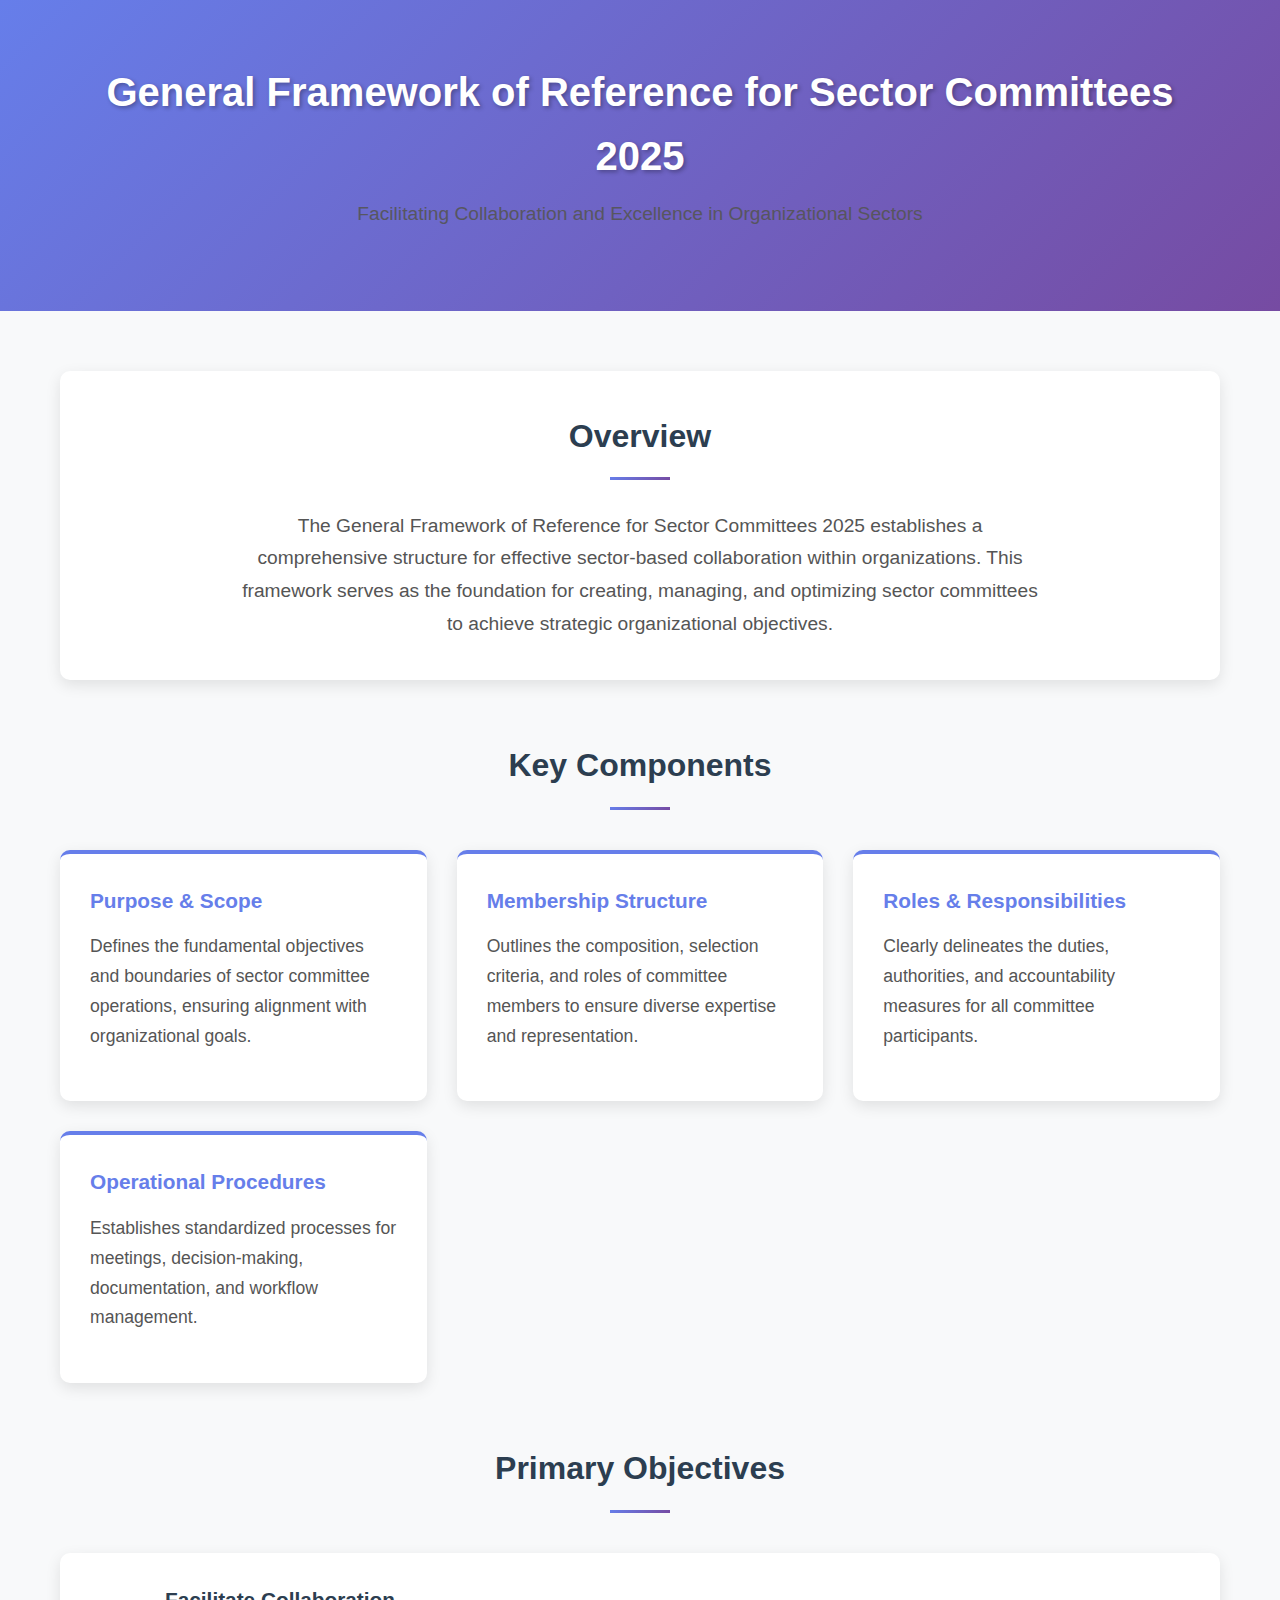
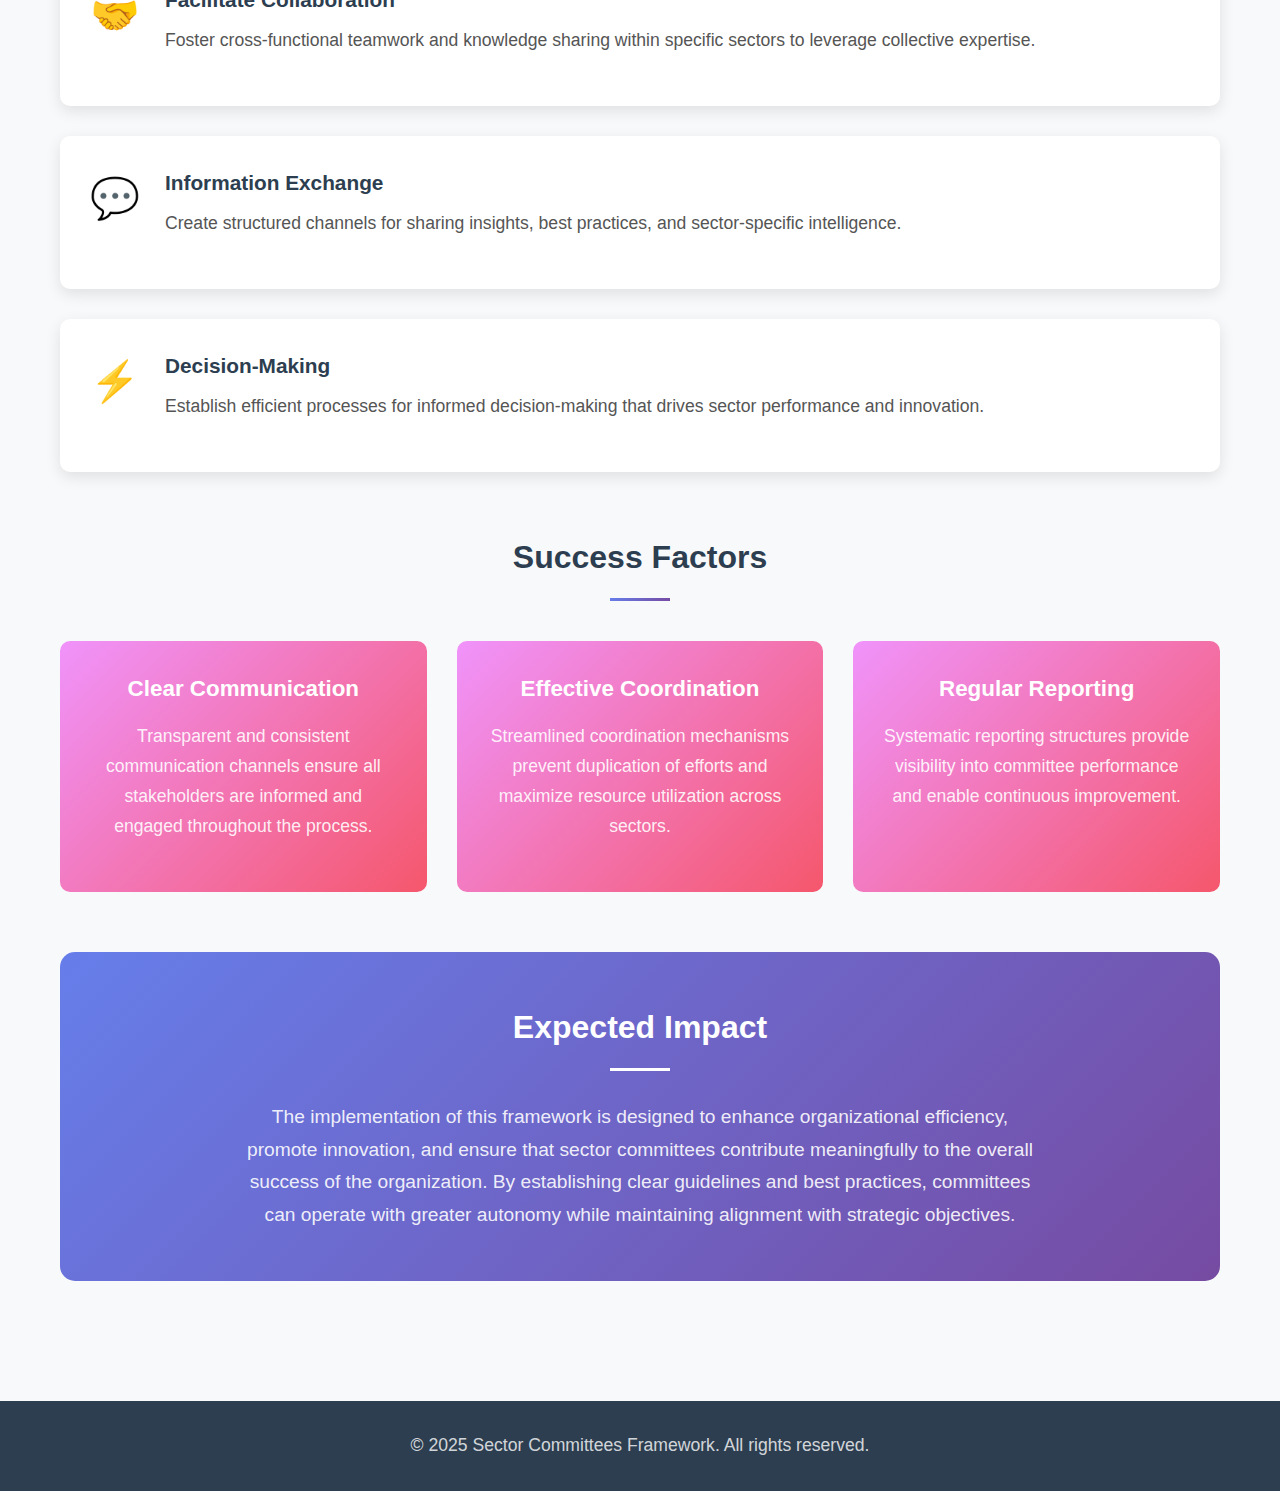
<file: home/ubuntu/sector-committees-website/index.html>
<!DOCTYPE html>
<html lang="en">
<head>
    <meta charset="UTF-8">
    <meta name="viewport" content="width=device-width, initial-scale=1.0">
    <title>Sector Committees Framework 2025</title>
    <link rel="stylesheet" href="styles.css">
</head>
<body>
    <header>
        <div class="container">
            <h1>General Framework of Reference for Sector Committees 2025</h1>
            <p class="subtitle">Facilitating Collaboration and Excellence in Organizational Sectors</p>
        </div>
    </header>

    <main>
        <div class="container">
            <section class="overview">
                <h2>Overview</h2>
                <p>The General Framework of Reference for Sector Committees 2025 establishes a comprehensive structure for effective sector-based collaboration within organizations. This framework serves as the foundation for creating, managing, and optimizing sector committees to achieve strategic organizational objectives.</p>
            </section>

            <section class="key-components">
                <h2>Key Components</h2>
                <div class="components-grid">
                    <div class="component-card">
                        <h3>Purpose & Scope</h3>
                        <p>Defines the fundamental objectives and boundaries of sector committee operations, ensuring alignment with organizational goals.</p>
                    </div>
                    <div class="component-card">
                        <h3>Membership Structure</h3>
                        <p>Outlines the composition, selection criteria, and roles of committee members to ensure diverse expertise and representation.</p>
                    </div>
                    <div class="component-card">
                        <h3>Roles & Responsibilities</h3>
                        <p>Clearly delineates the duties, authorities, and accountability measures for all committee participants.</p>
                    </div>
                    <div class="component-card">
                        <h3>Operational Procedures</h3>
                        <p>Establishes standardized processes for meetings, decision-making, documentation, and workflow management.</p>
                    </div>
                </div>
            </section>

            <section class="objectives">
                <h2>Primary Objectives</h2>
                <div class="objectives-list">
                    <div class="objective-item">
                        <div class="objective-icon">🤝</div>
                        <div class="objective-content">
                            <h3>Facilitate Collaboration</h3>
                            <p>Foster cross-functional teamwork and knowledge sharing within specific sectors to leverage collective expertise.</p>
                        </div>
                    </div>
                    <div class="objective-item">
                        <div class="objective-icon">💬</div>
                        <div class="objective-content">
                            <h3>Information Exchange</h3>
                            <p>Create structured channels for sharing insights, best practices, and sector-specific intelligence.</p>
                        </div>
                    </div>
                    <div class="objective-item">
                        <div class="objective-icon">⚡</div>
                        <div class="objective-content">
                            <h3>Decision-Making</h3>
                            <p>Establish efficient processes for informed decision-making that drives sector performance and innovation.</p>
                        </div>
                    </div>
                </div>
            </section>

            <section class="success-factors">
                <h2>Success Factors</h2>
                <div class="factors-container">
                    <div class="factor">
                        <h3>Clear Communication</h3>
                        <p>Transparent and consistent communication channels ensure all stakeholders are informed and engaged throughout the process.</p>
                    </div>
                    <div class="factor">
                        <h3>Effective Coordination</h3>
                        <p>Streamlined coordination mechanisms prevent duplication of efforts and maximize resource utilization across sectors.</p>
                    </div>
                    <div class="factor">
                        <h3>Regular Reporting</h3>
                        <p>Systematic reporting structures provide visibility into committee performance and enable continuous improvement.</p>
                    </div>
                </div>
            </section>

            <section class="impact">
                <h2>Expected Impact</h2>
                <p>The implementation of this framework is designed to enhance organizational efficiency, promote innovation, and ensure that sector committees contribute meaningfully to the overall success of the organization. By establishing clear guidelines and best practices, committees can operate with greater autonomy while maintaining alignment with strategic objectives.</p>
            </section>
        </div>
    </main>

    <footer>
        <div class="container">
            <p>&copy; 2025 Sector Committees Framework. All rights reserved.</p>
        </div>
    </footer>
</body>
</html>
</file>
<file: home/ubuntu/sector-committees-website/styles.css>
/* Reset and base styles */
* {
    margin: 0;
    padding: 0;
    box-sizing: border-box;
}

body {
    font-family: 'Segoe UI', Tahoma, Geneva, Verdana, sans-serif;
    line-height: 1.6;
    color: #333;
    background-color: #f8f9fa;
}

.container {
    max-width: 1200px;
    margin: 0 auto;
    padding: 0 20px;
}

/* Header styles */
header {
    background: linear-gradient(135deg, #667eea 0%, #764ba2 100%);
    color: white;
    padding: 60px 0;
    text-align: center;
}

header h1 {
    font-size: 2.5rem;
    font-weight: 700;
    margin-bottom: 10px;
    text-shadow: 2px 2px 4px rgba(0,0,0,0.3);
}

.subtitle {
    font-size: 1.2rem;
    opacity: 0.9;
    font-weight: 300;
}

/* Main content styles */
main {
    padding: 60px 0;
}

section {
    margin-bottom: 60px;
}

h2 {
    font-size: 2rem;
    color: #2c3e50;
    margin-bottom: 30px;
    text-align: center;
    position: relative;
}

h2::after {
    content: '';
    display: block;
    width: 60px;
    height: 3px;
    background: linear-gradient(135deg, #667eea 0%, #764ba2 100%);
    margin: 15px auto;
}

h3 {
    font-size: 1.3rem;
    color: #34495e;
    margin-bottom: 15px;
}

p {
    font-size: 1.1rem;
    line-height: 1.7;
    color: #555;
    margin-bottom: 20px;
}

/* Overview section */
.overview {
    background: white;
    padding: 40px;
    border-radius: 10px;
    box-shadow: 0 5px 15px rgba(0,0,0,0.1);
    text-align: center;
}

.overview p {
    font-size: 1.2rem;
    max-width: 800px;
    margin: 0 auto;
}

/* Components grid */
.components-grid {
    display: grid;
    grid-template-columns: repeat(auto-fit, minmax(280px, 1fr));
    gap: 30px;
    margin-top: 40px;
}

.component-card {
    background: white;
    padding: 30px;
    border-radius: 10px;
    box-shadow: 0 5px 15px rgba(0,0,0,0.1);
    transition: transform 0.3s ease, box-shadow 0.3s ease;
    border-top: 4px solid #667eea;
}

.component-card:hover {
    transform: translateY(-5px);
    box-shadow: 0 10px 25px rgba(0,0,0,0.15);
}

.component-card h3 {
    color: #667eea;
    margin-bottom: 15px;
}

/* Objectives section */
.objectives-list {
    display: flex;
    flex-direction: column;
    gap: 30px;
    margin-top: 40px;
}

.objective-item {
    display: flex;
    align-items: flex-start;
    background: white;
    padding: 30px;
    border-radius: 10px;
    box-shadow: 0 5px 15px rgba(0,0,0,0.1);
    transition: transform 0.3s ease;
}

.objective-item:hover {
    transform: translateX(10px);
}

.objective-icon {
    font-size: 2.5rem;
    margin-right: 25px;
    flex-shrink: 0;
}

.objective-content h3 {
    color: #2c3e50;
    margin-bottom: 10px;
}

/* Success factors */
.factors-container {
    display: grid;
    grid-template-columns: repeat(auto-fit, minmax(300px, 1fr));
    gap: 30px;
    margin-top: 40px;
}

.factor {
    background: linear-gradient(135deg, #f093fb 0%, #f5576c 100%);
    color: white;
    padding: 30px;
    border-radius: 10px;
    text-align: center;
    transition: transform 0.3s ease;
}

.factor:hover {
    transform: scale(1.05);
}

.factor h3 {
    color: white;
    margin-bottom: 15px;
    font-size: 1.4rem;
}

.factor p {
    color: rgba(255,255,255,0.9);
}

/* Impact section */
.impact {
    background: linear-gradient(135deg, #667eea 0%, #764ba2 100%);
    color: white;
    padding: 50px;
    border-radius: 15px;
    text-align: center;
}

.impact h2 {
    color: white;
}

.impact h2::after {
    background: white;
}

.impact p {
    font-size: 1.2rem;
    color: rgba(255,255,255,0.9);
    max-width: 800px;
    margin: 0 auto;
}

/* Footer */
footer {
    background: #2c3e50;
    color: white;
    text-align: center;
    padding: 30px 0;
}

footer p {
    color: rgba(255,255,255,0.8);
    margin: 0;
}

/* Responsive design */
@media (max-width: 768px) {
    header h1 {
        font-size: 2rem;
    }
    
    .subtitle {
        font-size: 1rem;
    }
    
    h2 {
        font-size: 1.6rem;
    }
    
    .components-grid {
        grid-template-columns: 1fr;
    }
    
    .objective-item {
        flex-direction: column;
        text-align: center;
    }
    
    .objective-icon {
        margin-right: 0;
        margin-bottom: 15px;
    }
    
    .factors-container {
        grid-template-columns: 1fr;
    }
    
    .container {
        padding: 0 15px;
    }
    
    main {
        padding: 40px 0;
    }
    
    section {
        margin-bottom: 40px;
    }
}

@media (max-width: 480px) {
    header {
        padding: 40px 0;
    }
    
    header h1 {
        font-size: 1.8rem;
    }
    
    .overview, .component-card, .objective-item, .factor, .impact {
        padding: 20px;
    }
}
</file>
